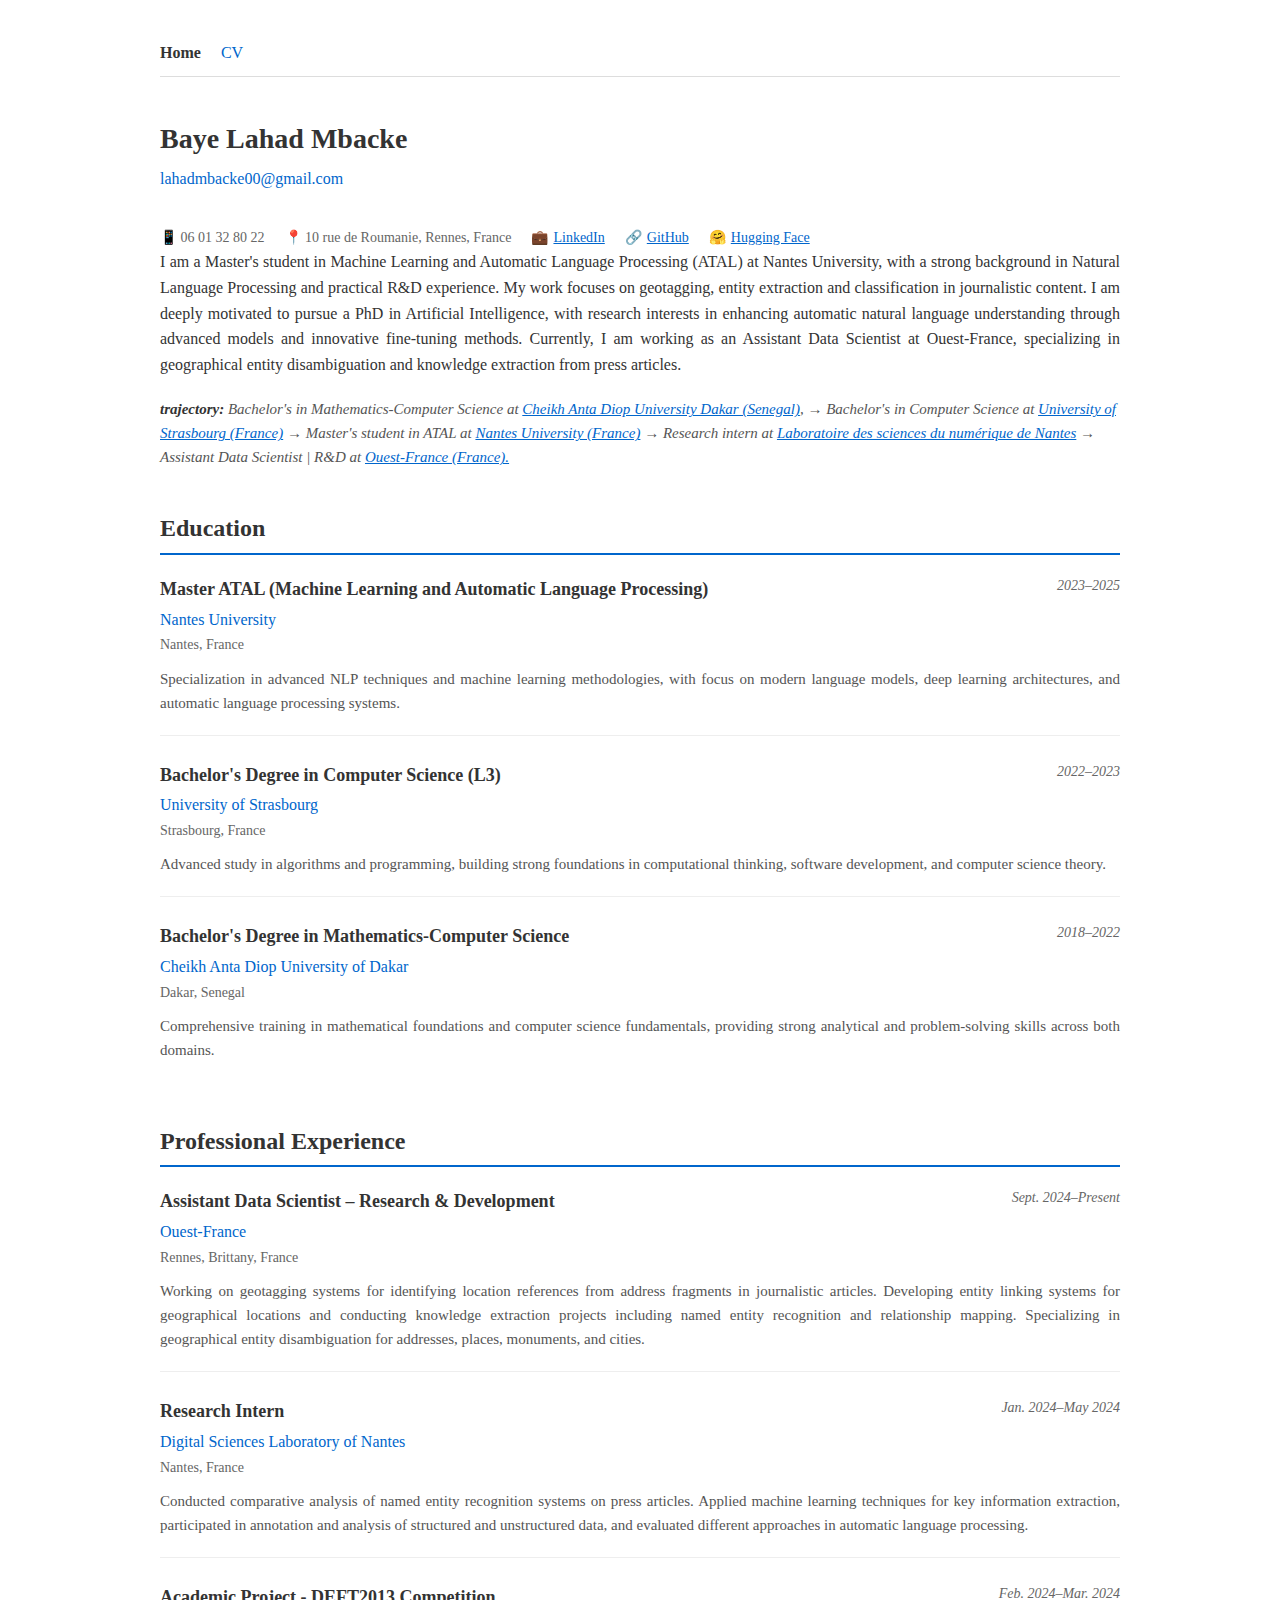
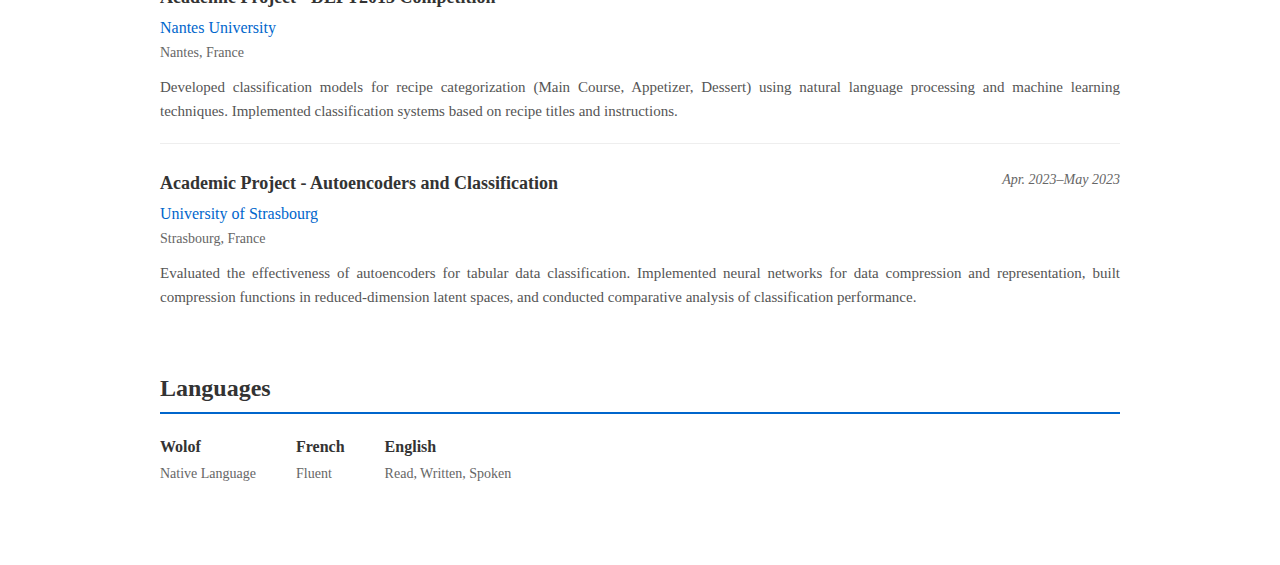
<file: index.html>
<!DOCTYPE html>
<html lang="en">
<head>
    <meta charset="UTF-8">
    <meta name="viewport" content="width=device-width, initial-scale=1.0">
    <link rel="stylesheet" href="style.css">


    <title>Baye Lahad Mbacke</title>

</head>
<body>
    <nav class="nav">
        <a href="#" class="active">Home</a>
       <!-- <a href="#">Research</a>
        <a href="#">Publications</a>
        <a href="#">Code & Data</a>
        <a href="#">Students</a>
        <a href="#">Service</a> -->
         <a href="Resume_PHD.pdf" target="_blank">CV</a>
    </nav>

    <div class="header">
        <h1 class="name">Baye Lahad Mbacke</h1>
        <a href="mailto:lahadmbacke00@gmail.com" class="email">lahadmbacke00@gmail.com</a>
        
        <div class="contact-info">
            <span>📱 06 01 32 80 22</span>
            <span>📍 10 rue de Roumanie, Rennes, France</span>
            <span>💼 <a href="https://linkedin.com/in/baye-lahad-mbacke" style="color: #0066cc;">LinkedIn</a></span>
            <span>🔗 <a href="https://github.com/LahadMbacke" style="color: #0066cc;">GitHub</a></span>
            <span>🤗 <a href="https://huggingface.co/Lahad" style="color: #0066cc;">Hugging Face</a></span>

        </div>
        
        <p class="bio">
            I am a Master's student in Machine Learning and Automatic Language Processing (ATAL) at Nantes University, with a strong background in Natural Language Processing and practical R&D experience. My work focuses on geotagging, entity extraction and classification in journalistic content. I am deeply motivated to pursue a PhD in Artificial Intelligence, with research interests in enhancing automatic natural language understanding through advanced models and innovative fine-tuning methods. Currently, I am working as an Assistant Data Scientist at Ouest-France, specializing in geographical entity disambiguation and knowledge extraction from press articles.
        </p>
        
        <p class="trajectory">
            <strong>trajectory:</strong> Bachelor's in Mathematics-Computer Science at <span><a href="https://www.ucad.sn/" style="color: #0066cc;">Cheikh Anta Diop University Dakar (Senegal)</a></span>, 
            → Bachelor's in Computer Science at <span><a href="https://www.unistra.fr/" style="color: #0066cc;">University of Strasbourg (France)</a></span>
             → Master's student in ATAL at <span><a href="https://www.univ-nantes.fr/" style="color: #0066cc;">Nantes University (France)</a></span> → Research intern at <span><a href="https://www.ls2n.fr/equipe/taln/" style="color: #0066cc;">Laboratoire des sciences du numérique de Nantes</a></span>
             → Assistant Data Scientist | R&D at <span><a href="https://www.ouest-france.fr/" style="color: #0066cc;">Ouest-France (France).</a></span>
        </p>
    </div>

    <div class="section">
        <h2>Education</h2>
        
        <div class="education-item">
            <div class="item-header">
                <div>
                    <div class="item-title">Master ATAL (Machine Learning and Automatic Language Processing)</div>
                    <div class="item-institution">Nantes University</div>
                    <div class="item-location">Nantes, France</div>
                </div>
                <div class="item-date">2023–2025</div>
            </div>
            <div class="item-description">
                Specialization in advanced NLP techniques and machine learning methodologies, with focus on modern language models, deep learning architectures, and automatic language processing systems.
            </div>
        </div>

        <div class="education-item">
            <div class="item-header">
                <div>
                    <div class="item-title">Bachelor's Degree in Computer Science (L3)</div>
                    <div class="item-institution">University of Strasbourg</div>
                    <div class="item-location">Strasbourg, France</div>
                </div>
                <div class="item-date">2022–2023</div>
            </div>
            <div class="item-description">
                Advanced study in algorithms and programming, building strong foundations in computational thinking, software development, and computer science theory.
            </div>
        </div>

        <div class="education-item">
            <div class="item-header">
                <div>
                    <div class="item-title">Bachelor's Degree in Mathematics-Computer Science</div>
                    <div class="item-institution">Cheikh Anta Diop University of Dakar</div>
                    <div class="item-location">Dakar, Senegal</div>
                </div>
                <div class="item-date">2018–2022</div>
            </div>
            <div class="item-description">
                Comprehensive training in mathematical foundations and computer science fundamentals, providing strong analytical and problem-solving skills across both domains.
            </div>
        </div>
    </div>

    <div class="section">
        <h2>Professional Experience</h2>
        
        <div class="experience-item">
            <div class="item-header">
                <div>
                    <div class="item-title">Assistant Data Scientist – Research & Development</div>
                    <div class="item-institution">Ouest-France</div>
                    <div class="item-location">Rennes, Brittany, France</div>
                </div>
                <div class="item-date">Sept. 2024–Present</div>
            </div>
            <div class="item-description">
                Working on geotagging systems for identifying location references from address fragments in journalistic articles. Developing entity linking systems for geographical locations and conducting knowledge extraction projects including named entity recognition and relationship mapping. Specializing in geographical entity disambiguation for addresses, places, monuments, and cities.
            </div>
        </div>

        <div class="experience-item">
            <div class="item-header">
                <div>
                    <div class="item-title">Research Intern</div>
                    <div class="item-institution">Digital Sciences Laboratory of Nantes</div>
                    <div class="item-location">Nantes, France</div>
                </div>
                <div class="item-date">Jan. 2024–May 2024</div>
            </div>
            <div class="item-description">
                Conducted comparative analysis of named entity recognition systems on press articles. Applied machine learning techniques for key information extraction, participated in annotation and analysis of structured and unstructured data, and evaluated different approaches in automatic language processing.
            </div>
        </div>

        <div class="experience-item">
            <div class="item-header">
                <div>
                    <div class="item-title">Academic Project - DEFT2013 Competition</div>
                    <div class="item-institution">Nantes University</div>
                    <div class="item-location">Nantes, France</div>
                </div>
                <div class="item-date">Feb. 2024–Mar. 2024</div>
            </div>
            <div class="item-description">
                Developed classification models for recipe categorization (Main Course, Appetizer, Dessert) using natural language processing and machine learning techniques. Implemented classification systems based on recipe titles and instructions.
            </div>
        </div>

        <div class="experience-item">
            <div class="item-header">
                <div>
                    <div class="item-title">Academic Project - Autoencoders and Classification</div>
                    <div class="item-institution">University of Strasbourg</div>
                    <div class="item-location">Strasbourg, France</div>
                </div>
                <div class="item-date">Apr. 2023–May 2023</div>
            </div>
            <div class="item-description">
                Evaluated the effectiveness of autoencoders for tabular data classification. Implemented neural networks for data compression and representation, built compression functions in reduced-dimension latent spaces, and conducted comparative analysis of classification performance.
            </div>
        </div>
    </div>


    <div class="section">
        <h2>Languages</h2>
        <div class="languages-section">
            <div class="language-item">
                <div class="language-name">Wolof</div>
                <div class="language-level">Native Language</div>
            </div>
            <div class="language-item">
                <div class="language-name">French</div>
                <div class="language-level">Fluent</div>
            </div>
            <div class="language-item">
                <div class="language-name">English</div>
                <div class="language-level">Read, Written, Spoken</div>
            </div>
        </div>
    </div>
</body>
</html>
</file>
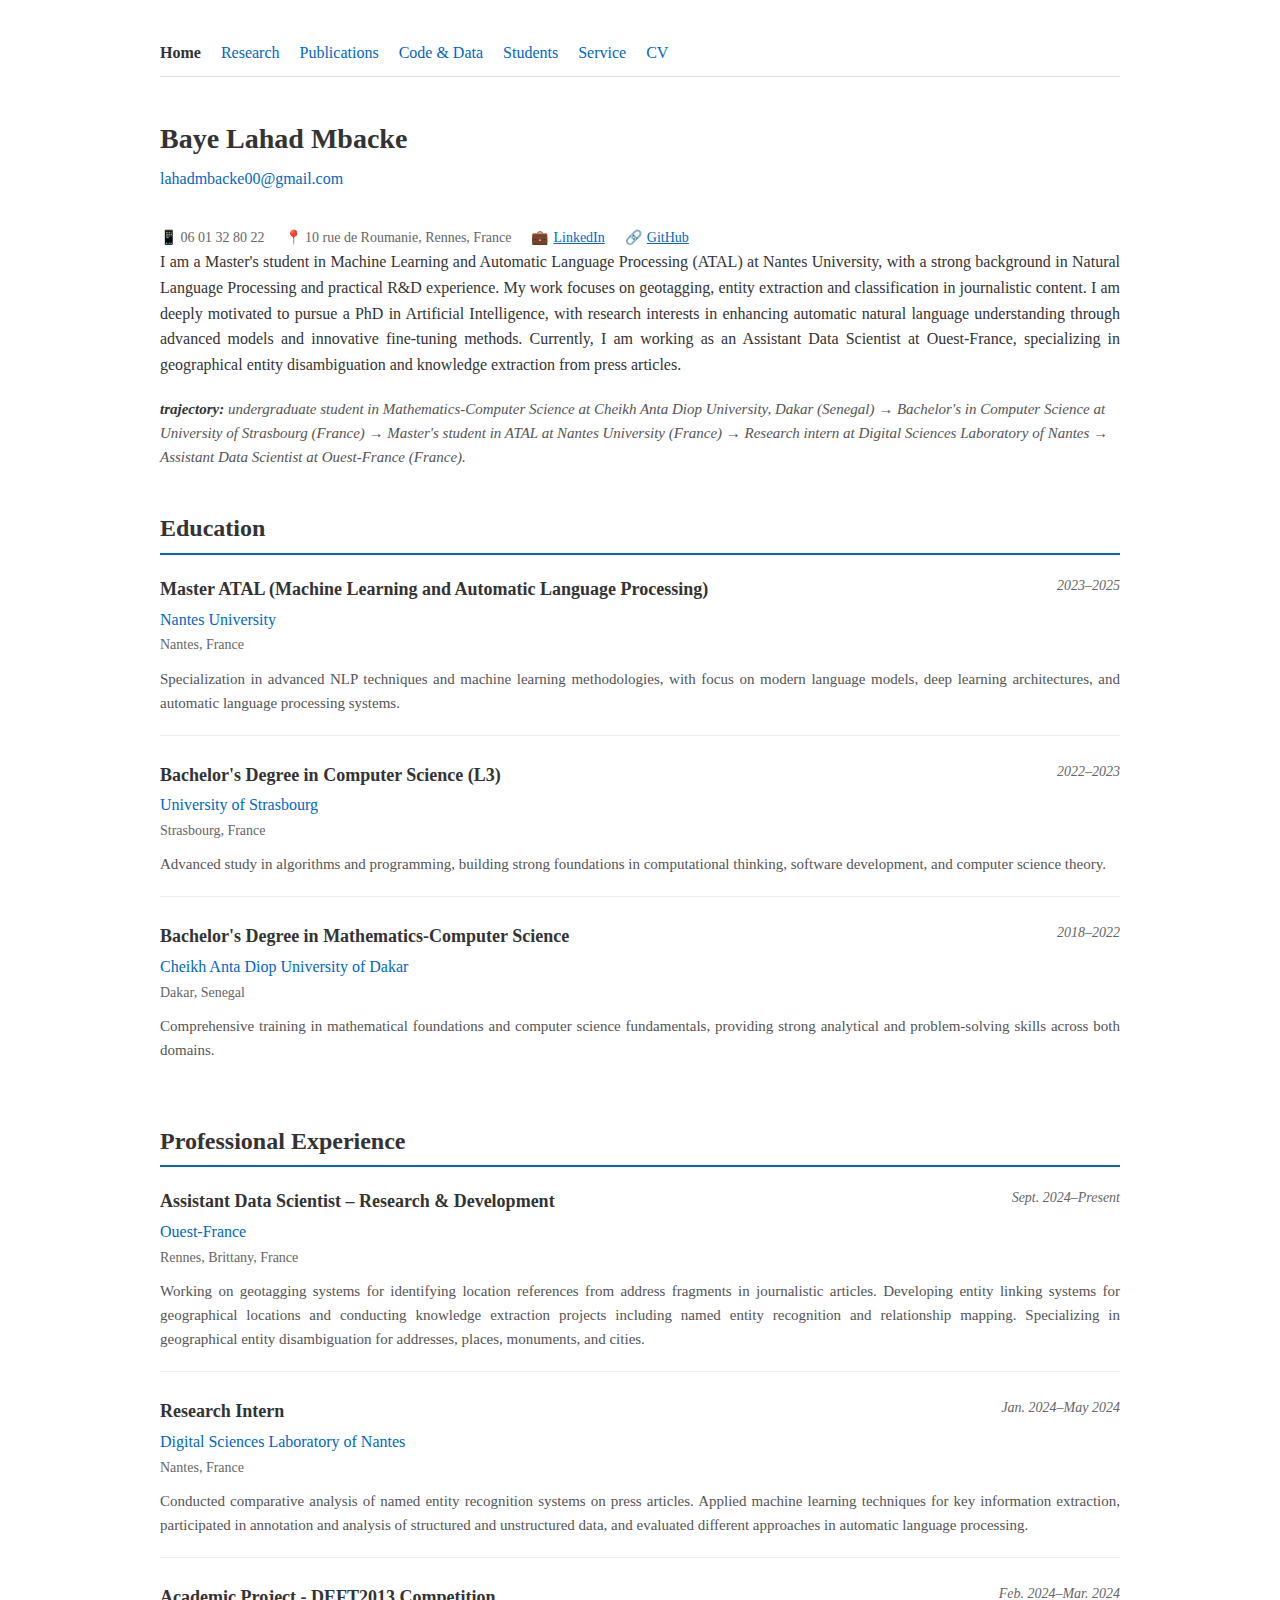
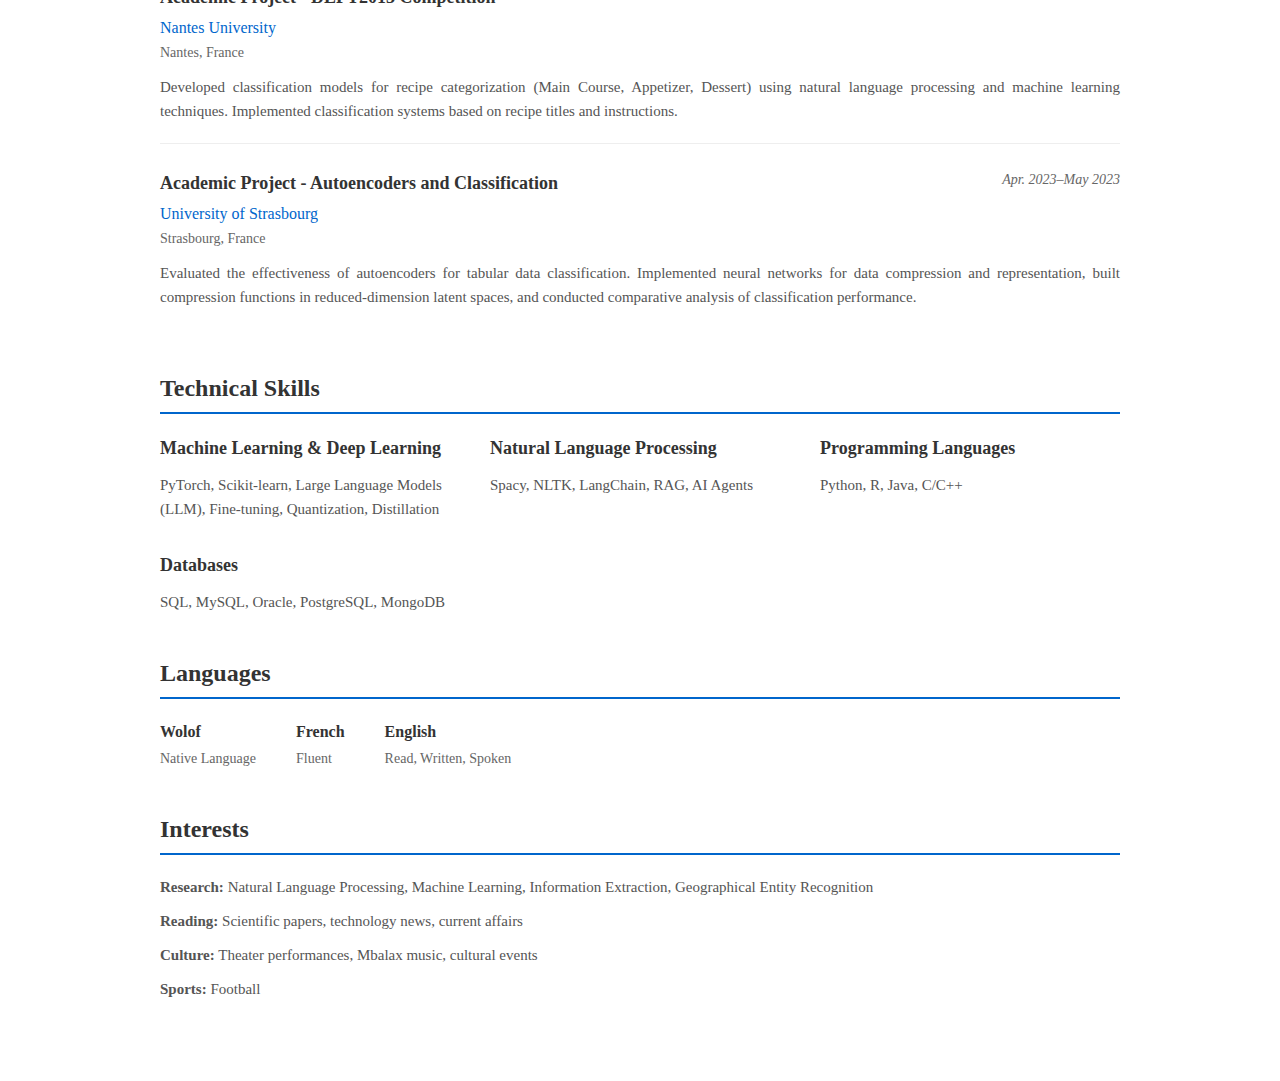
<file: home.html>
<!DOCTYPE html>
<html lang="en">
<head>
    <meta charset="UTF-8">
    <meta name="viewport" content="width=device-width, initial-scale=1.0">
    <title>Baye Lahad Mbacke - Academic Portfolio</title>
    <style>
        * {
            margin: 0;
            padding: 0;
            box-sizing: border-box;
        }

        body {
            font-family: 'Times New Roman', serif;
            line-height: 1.6;
            color: #333;
            background: #fff;
            max-width: 1000px;
            margin: 0 auto;
            padding: 40px 20px;
        }

        .nav {
            display: flex;
            gap: 20px;
            margin-bottom: 40px;
            padding-bottom: 10px;
            border-bottom: 1px solid #ddd;
        }

        .nav a {
            color: #0066cc;
            text-decoration: none;
            font-size: 16px;
            transition: color 0.3s ease;
        }

        .nav a:hover {
            color: #004499;
            text-decoration: underline;
        }

        .nav a.active {
            color: #333;
            font-weight: bold;
        }

        .header {
            margin-bottom: 40px;
        }

        .name {
            font-size: 28px;
            font-weight: bold;
            color: #333;
            margin-bottom: 5px;
        }

        .email {
            color: #0066cc;
            text-decoration: none;
            margin-bottom: 20px;
            display: inline-block;
        }

        .email:hover {
            text-decoration: underline;
        }

        .bio {
            font-size: 16px;
            text-align: justify;
            margin-bottom: 20px;
        }

        .trajectory {
            font-size: 15px;
            color: #555;
            font-style: italic;
        }

        .trajectory strong {
            color: #333;
        }

        .section {
            margin-bottom: 40px;
        }

        .section h2 {
            font-size: 24px;
            color: #333;
            margin-bottom: 20px;
            border-bottom: 2px solid #0066cc;
            padding-bottom: 5px;
        }

        .education-item, .experience-item {
            margin-bottom: 25px;
            padding-bottom: 20px;
            border-bottom: 1px solid #eee;
        }

        .education-item:last-child, .experience-item:last-child {
            border-bottom: none;
        }

        .item-header {
            display: flex;
            justify-content: space-between;
            align-items: flex-start;
            margin-bottom: 10px;
            flex-wrap: wrap;
        }

        .item-title {
            font-size: 18px;
            font-weight: bold;
            color: #333;
            margin-bottom: 3px;
        }

        .item-institution {
            font-size: 16px;
            color: #0066cc;
            margin-bottom: 2px;
        }

        .item-location {
            color: #666;
            font-size: 14px;
        }

        .item-date {
            color: #666;
            font-size: 14px;
            white-space: nowrap;
            font-style: italic;
        }

        .item-description {
            color: #555;
            font-size: 15px;
            text-align: justify;
            margin-top: 10px;
        }

        .item-description ul {
            margin-left: 20px;
            margin-top: 8px;
        }

        .item-description li {
            margin-bottom: 5px;
        }

        .skills-section {
            display: grid;
            grid-template-columns: repeat(auto-fit, minmax(250px, 1fr));
            gap: 30px;
            margin-top: 20px;
        }

        .skill-category h3 {
            color: #333;
            margin-bottom: 10px;
            font-size: 18px;
        }

        .skill-list {
            color: #555;
            font-size: 15px;
        }

        .languages-section {
            display: flex;
            gap: 40px;
            flex-wrap: wrap;
            margin-top: 20px;
        }

        .language-item {
            display: flex;
            flex-direction: column;
        }

        .language-name {
            font-weight: bold;
            color: #333;
            margin-bottom: 3px;
        }

        .language-level {
            color: #666;
            font-size: 14px;
        }

        .interests-section {
            margin-top: 20px;
        }

        .interests-section p {
            color: #555;
            font-size: 15px;
            margin-bottom: 10px;
        }

        .contact-info {
            display: flex;
            gap: 20px;
            flex-wrap: wrap;
            margin-top: 15px;
            color: #666;
            font-size: 14px;
        }

        .contact-info span {
            display: flex;
            align-items: center;
            gap: 5px;
        }

        @media (max-width: 768px) {
            body {
                padding: 20px 15px;
            }
            
            .nav {
                flex-wrap: wrap;
                gap: 15px;
            }
            
            .name {
                font-size: 24px;
            }
            
            .item-header {
                flex-direction: column;
                gap: 10px;
            }
            
            .skills-section {
                grid-template-columns: 1fr;
            }
            
            .languages-section {
                flex-direction: column;
                gap: 20px;
            }
        }
    </style>
</head>
<body>
    <nav class="nav">
        <a href="#" class="active">Home</a>
        <a href="#">Research</a>
        <a href="#">Publications</a>
        <a href="#">Code & Data</a>
        <a href="#">Students</a>
        <a href="#">Service</a>
        <a href="#">CV</a>
    </nav>

    <div class="header">
        <h1 class="name">Baye Lahad Mbacke</h1>
        <a href="mailto:lahadmbacke00@gmail.com" class="email">lahadmbacke00@gmail.com</a>
        
        <div class="contact-info">
            <span>📱 06 01 32 80 22</span>
            <span>📍 10 rue de Roumanie, Rennes, France</span>
            <span>💼 <a href="https://linkedin.com/in/baye-lahad-mbacke" style="color: #0066cc;">LinkedIn</a></span>
            <span>🔗 <a href="https://github.com/LahadMbacke" style="color: #0066cc;">GitHub</a></span>
        </div>
        
        <p class="bio">
            I am a Master's student in Machine Learning and Automatic Language Processing (ATAL) at Nantes University, with a strong background in Natural Language Processing and practical R&D experience. My work focuses on geotagging, entity extraction and classification in journalistic content. I am deeply motivated to pursue a PhD in Artificial Intelligence, with research interests in enhancing automatic natural language understanding through advanced models and innovative fine-tuning methods. Currently, I am working as an Assistant Data Scientist at Ouest-France, specializing in geographical entity disambiguation and knowledge extraction from press articles.
        </p>
        
        <p class="trajectory">
            <strong>trajectory:</strong> undergraduate student in Mathematics-Computer Science at Cheikh Anta Diop University, Dakar (Senegal) → Bachelor's in Computer Science at University of Strasbourg (France) → Master's student in ATAL at Nantes University (France) → Research intern at Digital Sciences Laboratory of Nantes → Assistant Data Scientist at Ouest-France (France).
        </p>
    </div>

    <div class="section">
        <h2>Education</h2>
        
        <div class="education-item">
            <div class="item-header">
                <div>
                    <div class="item-title">Master ATAL (Machine Learning and Automatic Language Processing)</div>
                    <div class="item-institution">Nantes University</div>
                    <div class="item-location">Nantes, France</div>
                </div>
                <div class="item-date">2023–2025</div>
            </div>
            <div class="item-description">
                Specialization in advanced NLP techniques and machine learning methodologies, with focus on modern language models, deep learning architectures, and automatic language processing systems.
            </div>
        </div>

        <div class="education-item">
            <div class="item-header">
                <div>
                    <div class="item-title">Bachelor's Degree in Computer Science (L3)</div>
                    <div class="item-institution">University of Strasbourg</div>
                    <div class="item-location">Strasbourg, France</div>
                </div>
                <div class="item-date">2022–2023</div>
            </div>
            <div class="item-description">
                Advanced study in algorithms and programming, building strong foundations in computational thinking, software development, and computer science theory.
            </div>
        </div>

        <div class="education-item">
            <div class="item-header">
                <div>
                    <div class="item-title">Bachelor's Degree in Mathematics-Computer Science</div>
                    <div class="item-institution">Cheikh Anta Diop University of Dakar</div>
                    <div class="item-location">Dakar, Senegal</div>
                </div>
                <div class="item-date">2018–2022</div>
            </div>
            <div class="item-description">
                Comprehensive training in mathematical foundations and computer science fundamentals, providing strong analytical and problem-solving skills across both domains.
            </div>
        </div>
    </div>

    <div class="section">
        <h2>Professional Experience</h2>
        
        <div class="experience-item">
            <div class="item-header">
                <div>
                    <div class="item-title">Assistant Data Scientist – Research & Development</div>
                    <div class="item-institution">Ouest-France</div>
                    <div class="item-location">Rennes, Brittany, France</div>
                </div>
                <div class="item-date">Sept. 2024–Present</div>
            </div>
            <div class="item-description">
                Working on geotagging systems for identifying location references from address fragments in journalistic articles. Developing entity linking systems for geographical locations and conducting knowledge extraction projects including named entity recognition and relationship mapping. Specializing in geographical entity disambiguation for addresses, places, monuments, and cities.
            </div>
        </div>

        <div class="experience-item">
            <div class="item-header">
                <div>
                    <div class="item-title">Research Intern</div>
                    <div class="item-institution">Digital Sciences Laboratory of Nantes</div>
                    <div class="item-location">Nantes, France</div>
                </div>
                <div class="item-date">Jan. 2024–May 2024</div>
            </div>
            <div class="item-description">
                Conducted comparative analysis of named entity recognition systems on press articles. Applied machine learning techniques for key information extraction, participated in annotation and analysis of structured and unstructured data, and evaluated different approaches in automatic language processing.
            </div>
        </div>

        <div class="experience-item">
            <div class="item-header">
                <div>
                    <div class="item-title">Academic Project - DEFT2013 Competition</div>
                    <div class="item-institution">Nantes University</div>
                    <div class="item-location">Nantes, France</div>
                </div>
                <div class="item-date">Feb. 2024–Mar. 2024</div>
            </div>
            <div class="item-description">
                Developed classification models for recipe categorization (Main Course, Appetizer, Dessert) using natural language processing and machine learning techniques. Implemented classification systems based on recipe titles and instructions.
            </div>
        </div>

        <div class="experience-item">
            <div class="item-header">
                <div>
                    <div class="item-title">Academic Project - Autoencoders and Classification</div>
                    <div class="item-institution">University of Strasbourg</div>
                    <div class="item-location">Strasbourg, France</div>
                </div>
                <div class="item-date">Apr. 2023–May 2023</div>
            </div>
            <div class="item-description">
                Evaluated the effectiveness of autoencoders for tabular data classification. Implemented neural networks for data compression and representation, built compression functions in reduced-dimension latent spaces, and conducted comparative analysis of classification performance.
            </div>
        </div>
    </div>

    <div class="section">
        <h2>Technical Skills</h2>
        <div class="skills-section">
            <div class="skill-category">
                <h3>Machine Learning & Deep Learning</h3>
                <div class="skill-list">
                    PyTorch, Scikit-learn, Large Language Models (LLM), Fine-tuning, Quantization, Distillation
                </div>
            </div>
            
            <div class="skill-category">
                <h3>Natural Language Processing</h3>
                <div class="skill-list">
                    Spacy, NLTK, LangChain, RAG, AI Agents
                </div>
            </div>
            
            <div class="skill-category">
                <h3>Programming Languages</h3>
                <div class="skill-list">
                    Python, R, Java, C/C++
                </div>
            </div>
            
            <div class="skill-category">
                <h3>Databases</h3>
                <div class="skill-list">
                    SQL, MySQL, Oracle, PostgreSQL, MongoDB
                </div>
            </div>
        </div>
    </div>

    <div class="section">
        <h2>Languages</h2>
        <div class="languages-section">
            <div class="language-item">
                <div class="language-name">Wolof</div>
                <div class="language-level">Native Language</div>
            </div>
            <div class="language-item">
                <div class="language-name">French</div>
                <div class="language-level">Fluent</div>
            </div>
            <div class="language-item">
                <div class="language-name">English</div>
                <div class="language-level">Read, Written, Spoken</div>
            </div>
        </div>
    </div>

    <div class="section">
        <h2>Interests</h2>
        <div class="interests-section">
            <p><strong>Research:</strong> Natural Language Processing, Machine Learning, Information Extraction, Geographical Entity Recognition</p>
            <p><strong>Reading:</strong> Scientific papers, technology news, current affairs</p>
            <p><strong>Culture:</strong> Theater performances, Mbalax music, cultural events</p>
            <p><strong>Sports:</strong> Football</p>
        </div>
    </div>
</body>
</html>
</file>
<file: style.css>
*{
            margin: 0;
            padding: 0;
            box-sizing: border-box;
        }

        body {
            font-family: 'Times New Roman', serif;
            line-height: 1.6;
            color: #333;
            background: #fff;
            max-width: 1000px;
            margin: 0 auto;
            padding: 40px 20px;
        }

        .nav {
            display: flex;
            gap: 20px;
            margin-bottom: 40px;
            padding-bottom: 10px;
            border-bottom: 1px solid #ddd;
        }

        .nav a {
            color: #0066cc;
            text-decoration: none;
            font-size: 16px;
            transition: color 0.3s ease;
        }

        .nav a:hover {
            color: #004499;
            text-decoration: underline;
        }

        .nav a.active {
            color: #333;
            font-weight: bold;
        }

        .header {
            margin-bottom: 40px;
        }

        .name {
            font-size: 28px;
            font-weight: bold;
            color: #333;
            margin-bottom: 5px;
        }

        .email {
            color: #0066cc;
            text-decoration: none;
            margin-bottom: 20px;
            display: inline-block;
        }

        .email:hover {
            text-decoration: underline;
        }

        .bio {
            font-size: 16px;
            text-align: justify;
            margin-bottom: 20px;
        }

        .trajectory {
            font-size: 15px;
            color: #555;
            font-style: italic;
        }

        .trajectory strong {
            color: #333;
        }

        .section {
            margin-bottom: 40px;
        }

        .section h2 {
            font-size: 24px;
            color: #333;
            margin-bottom: 20px;
            border-bottom: 2px solid #0066cc;
            padding-bottom: 5px;
        }

        .education-item, .experience-item {
            margin-bottom: 25px;
            padding-bottom: 20px;
            border-bottom: 1px solid #eee;
        }

        .education-item:last-child, .experience-item:last-child {
            border-bottom: none;
        }

        .item-header {
            display: flex;
            justify-content: space-between;
            align-items: flex-start;
            margin-bottom: 10px;
            flex-wrap: wrap;
        }

        .item-title {
            font-size: 18px;
            font-weight: bold;
            color: #333;
            margin-bottom: 3px;
        }

        .item-institution {
            font-size: 16px;
            color: #0066cc;
            margin-bottom: 2px;
        }

        .item-location {
            color: #666;
            font-size: 14px;
        }

        .item-date {
            color: #666;
            font-size: 14px;
            white-space: nowrap;
            font-style: italic;
        }

        .item-description {
            color: #555;
            font-size: 15px;
            text-align: justify;
            margin-top: 10px;
        }

        .item-description ul {
            margin-left: 20px;
            margin-top: 8px;
        }

        .item-description li {
            margin-bottom: 5px;
        }

        .skills-section {
            display: grid;
            grid-template-columns: repeat(auto-fit, minmax(250px, 1fr));
            gap: 30px;
            margin-top: 20px;
        }

        .skill-category h3 {
            color: #333;
            margin-bottom: 10px;
            font-size: 18px;
        }

        .skill-list {
            color: #555;
            font-size: 15px;
        }

        .languages-section {
            display: flex;
            gap: 40px;
            flex-wrap: wrap;
            margin-top: 20px;
        }

        .language-item {
            display: flex;
            flex-direction: column;
        }

        .language-name {
            font-weight: bold;
            color: #333;
            margin-bottom: 3px;
        }

        .language-level {
            color: #666;
            font-size: 14px;
        }

        .interests-section {
            margin-top: 20px;
        }

        .interests-section p {
            color: #555;
            font-size: 15px;
            margin-bottom: 10px;
        }

        .contact-info {
            display: flex;
            gap: 20px;
            flex-wrap: wrap;
            margin-top: 15px;
            color: #666;
            font-size: 14px;
        }

        .contact-info span {
            display: flex;
            align-items: center;
            gap: 5px;
        }

        @media (max-width: 768px) {
            body {
                padding: 20px 15px;
            }
            
            .nav {
                flex-wrap: wrap;
                gap: 15px;
            }
            
            .name {
                font-size: 24px;
            }
            
            .item-header {
                flex-direction: column;
                gap: 10px;
            }
            
            .skills-section {
                grid-template-columns: 1fr;
            }
            
            .languages-section {
                flex-direction: column;
                gap: 20px;
            }
        }
</file>
